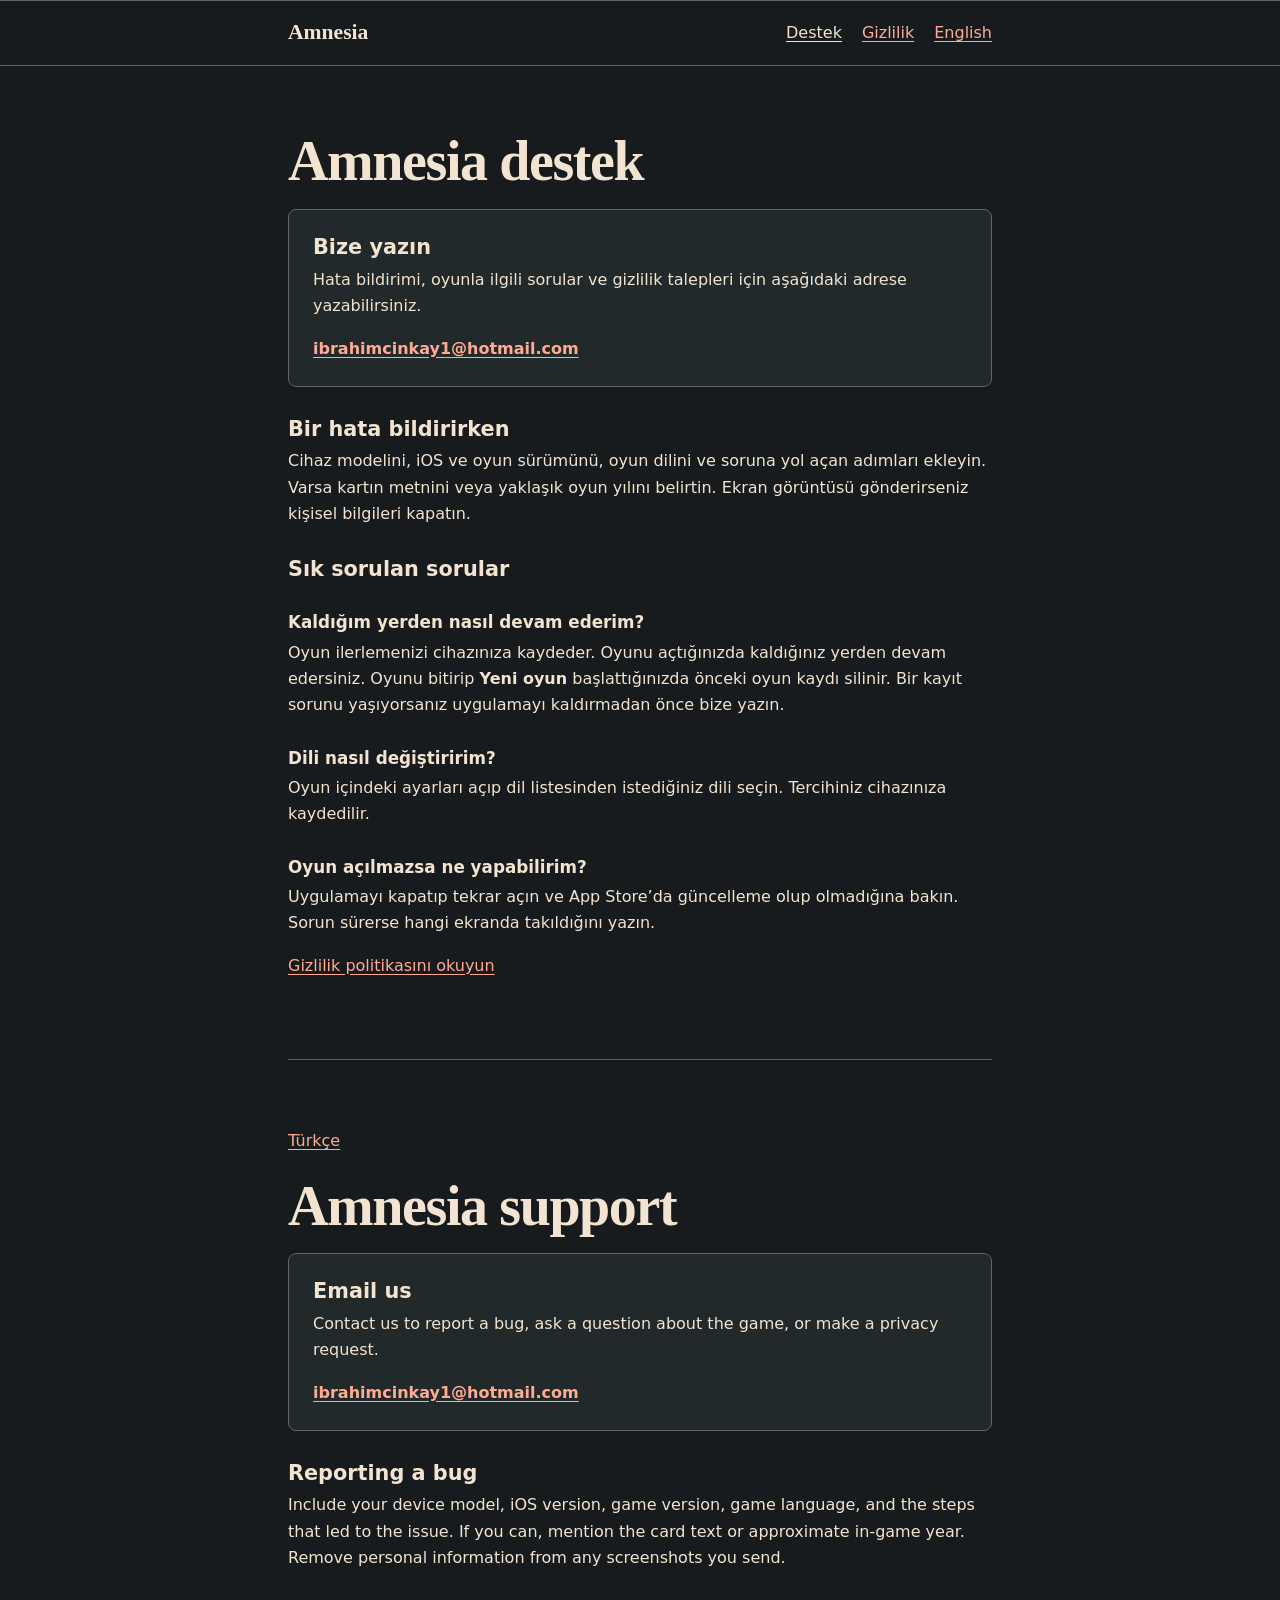
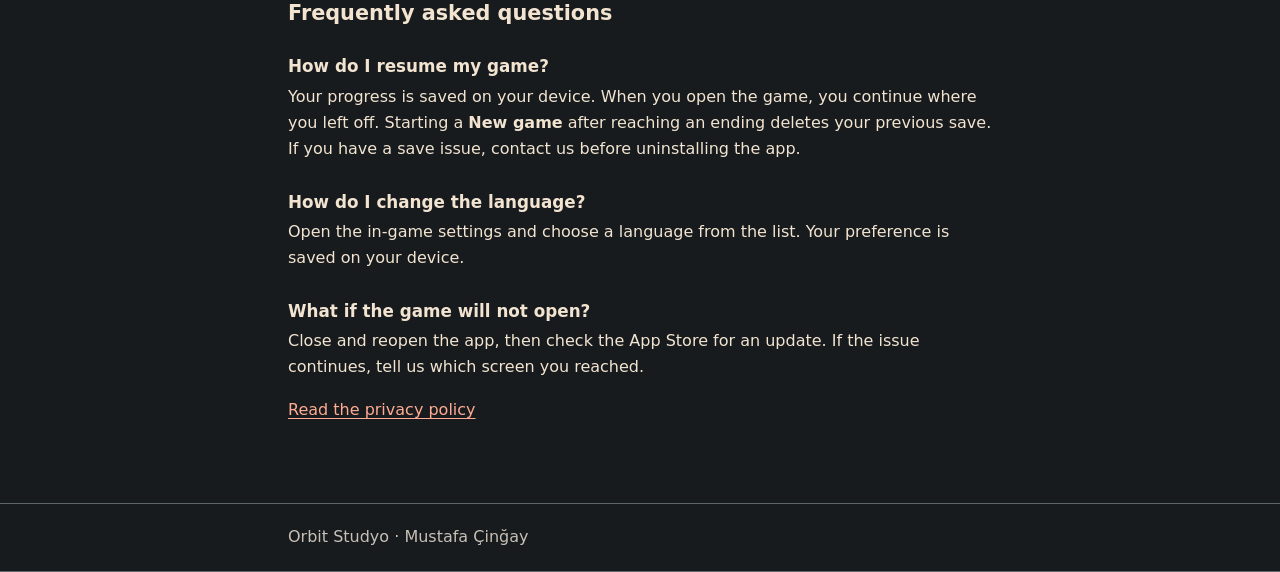
<file: index.html>
<!doctype html>
<html lang="tr">
<head>
  <meta charset="utf-8">
  <meta name="viewport" content="width=device-width, initial-scale=1">
  <meta name="description" content="Amnesia için yardım, hata bildirimi ve destek iletişimi.">
  <title>Amnesia Destek | Orbit Studyo</title>
  <link rel="stylesheet" href="stil.css">
</head>
<body>
  <header class="site-header">
    <div class="wrapper header-content">
      <span class="wordmark">Amnesia</span>
      <nav aria-label="Sayfalar / Pages">
        <a href="index.html" aria-current="page">Destek</a>
        <a href="gizlilik.html">Gizlilik</a>
        <a href="#en" lang="en">English</a>
      </nav>
    </div>
  </header>
  <main class="wrapper">
    <article id="tr" aria-labelledby="destek-baslik">
      <h1 id="destek-baslik">Amnesia destek</h1>
      <section class="contact" id="iletisim" aria-labelledby="iletisim-baslik">
        <h2 id="iletisim-baslik">Bize yazın</h2>
        <p>Hata bildirimi, oyunla ilgili sorular ve gizlilik talepleri için aşağıdaki adrese yazabilirsiniz.</p>
        <a class="email" href="mailto:ibrahimcinkay1@hotmail.com?subject=Amnesia%20Destek">ibrahimcinkay1@hotmail.com</a>
      </section>
      <h2>Bir hata bildirirken</h2>
      <p>Cihaz modelini, iOS ve oyun sürümünü, oyun dilini ve soruna yol açan adımları ekleyin. Varsa kartın metnini veya yaklaşık oyun yılını belirtin. Ekran görüntüsü gönderirseniz kişisel bilgileri kapatın.</p>
      <h2>Sık sorulan sorular</h2>
      <h3>Kaldığım yerden nasıl devam ederim?</h3>
      <p>Oyun ilerlemenizi cihazınıza kaydeder. Oyunu açtığınızda kaldığınız yerden devam edersiniz. Oyunu bitirip <strong>Yeni oyun</strong> başlattığınızda önceki oyun kaydı silinir. Bir kayıt sorunu yaşıyorsanız uygulamayı kaldırmadan önce bize yazın.</p>
      <h3>Dili nasıl değiştiririm?</h3>
      <p>Oyun içindeki ayarları açıp dil listesinden istediğiniz dili seçin. Tercihiniz cihazınıza kaydedilir.</p>
      <h3>Oyun açılmazsa ne yapabilirim?</h3>
      <p>Uygulamayı kapatıp tekrar açın ve App Store’da güncelleme olup olmadığına bakın. Sorun sürerse hangi ekranda takıldığını yazın.</p>
      <p><a href="gizlilik.html">Gizlilik politikasını okuyun</a></p>
    </article>

    <article id="en" lang="en" aria-labelledby="support-heading">
      <div class="language-bar"><p lang="tr"><a href="#tr">Türkçe</a></p></div>
      <h2 class="page-title" id="support-heading">Amnesia support</h2>
      <section class="contact" id="contact" aria-labelledby="contact-heading">
        <h3 id="contact-heading">Email us</h3>
        <p>Contact us to report a bug, ask a question about the game, or make a privacy request.</p>
        <a class="email" href="mailto:ibrahimcinkay1@hotmail.com?subject=Amnesia%20Support">ibrahimcinkay1@hotmail.com</a>
      </section>
      <h3>Reporting a bug</h3>
      <p>Include your device model, iOS version, game version, game language, and the steps that led to the issue. If you can, mention the card text or approximate in-game year. Remove personal information from any screenshots you send.</p>
      <h3>Frequently asked questions</h3>
      <h4>How do I resume my game?</h4>
      <p>Your progress is saved on your device. When you open the game, you continue where you left off. Starting a <strong>New game</strong> after reaching an ending deletes your previous save. If you have a save issue, contact us before uninstalling the app.</p>
      <h4>How do I change the language?</h4>
      <p>Open the in-game settings and choose a language from the list. Your preference is saved on your device.</p>
      <h4>What if the game will not open?</h4>
      <p>Close and reopen the app, then check the App Store for an update. If the issue continues, tell us which screen you reached.</p>
      <p><a href="gizlilik.html#en">Read the privacy policy</a></p>
    </article>
  </main>
  <footer class="site-footer">
    <div class="wrapper">
      <p>Orbit Studyo · Mustafa Çinğay</p>
    </div>
  </footer>
</body>
</html>
</file>
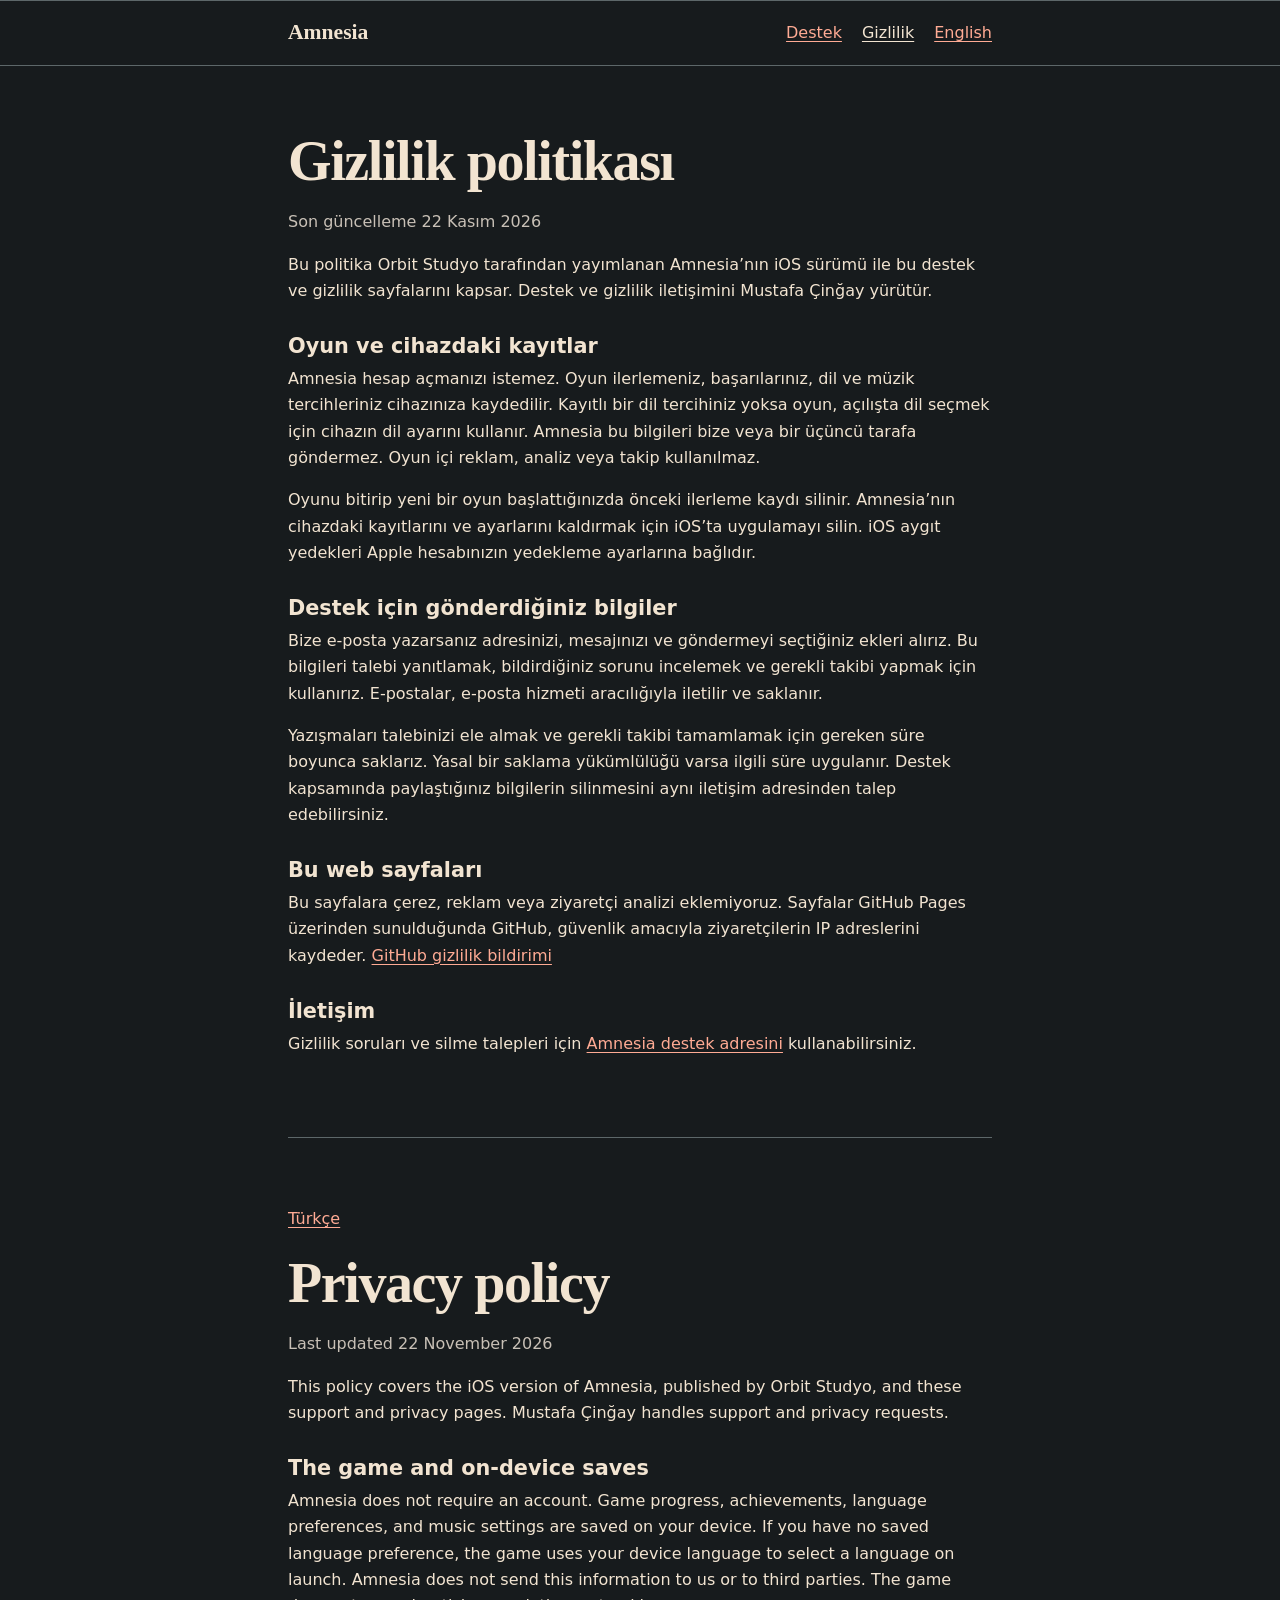
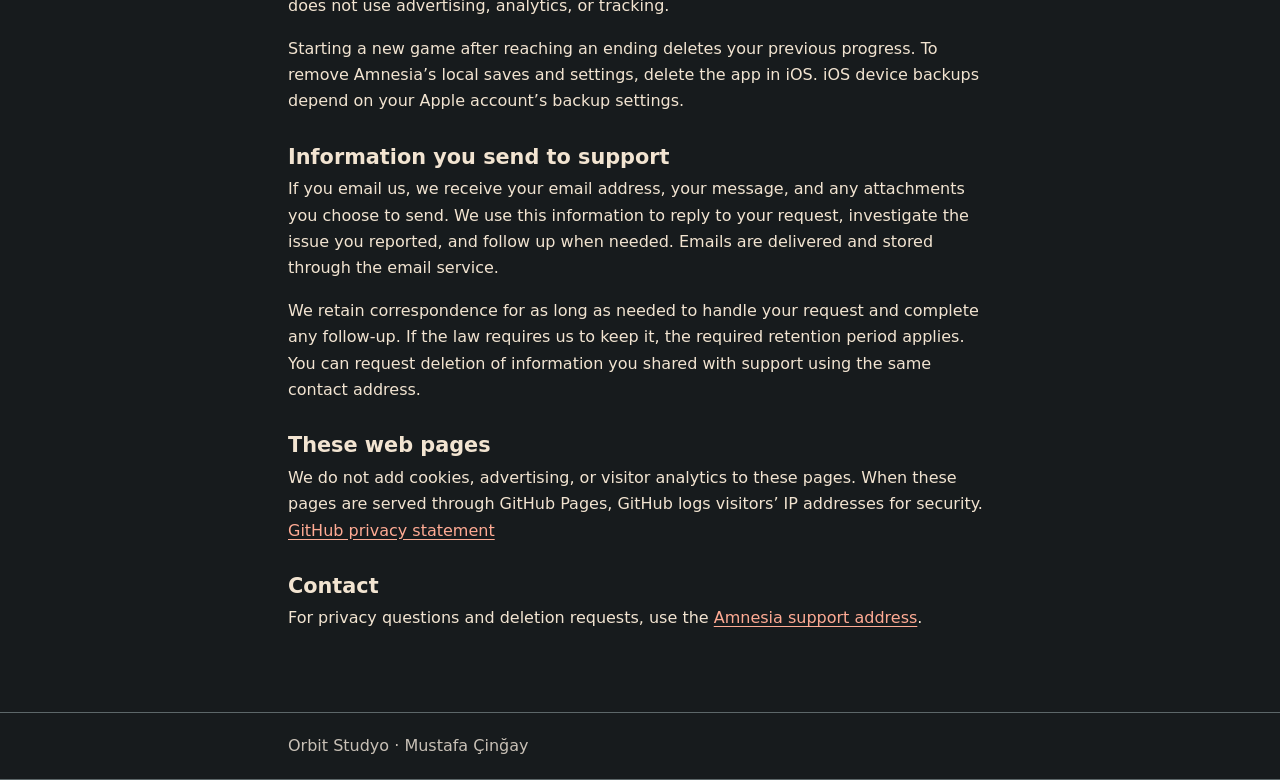
<file: gizlilik.html>
<!doctype html>
<html lang="tr">
<head>
  <meta charset="utf-8">
  <meta name="viewport" content="width=device-width, initial-scale=1">
  <meta name="description" content="Amnesia’nın iOS sürümü için gizlilik politikası.">
  <title>Amnesia Gizlilik Politikası | Orbit Studyo</title>
  <link rel="stylesheet" href="stil.css">
</head>
<body>
  <header class="site-header">
    <div class="wrapper header-content">
      <span class="wordmark">Amnesia</span>
      <nav aria-label="Sayfalar / Pages">
        <a href="index.html">Destek</a>
        <a href="gizlilik.html" aria-current="page">Gizlilik</a>
        <a href="#en" lang="en">English</a>
      </nav>
    </div>
  </header>
  <main class="wrapper">
    <article id="tr" aria-labelledby="gizlilik-baslik">
      <h1 id="gizlilik-baslik">Gizlilik politikası</h1>
      <p class="updated">Son güncelleme <time datetime="2026-11-22">22 Kasım 2026</time></p>
      <p>Bu politika Orbit Studyo tarafından yayımlanan Amnesia’nın iOS sürümü ile bu destek ve gizlilik sayfalarını kapsar. Destek ve gizlilik iletişimini Mustafa Çinğay yürütür.</p>

      <h2>Oyun ve cihazdaki kayıtlar</h2>
      <p>Amnesia hesap açmanızı istemez. Oyun ilerlemeniz, başarılarınız, dil ve müzik tercihleriniz cihazınıza kaydedilir. Kayıtlı bir dil tercihiniz yoksa oyun, açılışta dil seçmek için cihazın dil ayarını kullanır. Amnesia bu bilgileri bize veya bir üçüncü tarafa göndermez. Oyun içi reklam, analiz veya takip kullanılmaz.</p>
      <p>Oyunu bitirip yeni bir oyun başlattığınızda önceki ilerleme kaydı silinir. Amnesia’nın cihazdaki kayıtlarını ve ayarlarını kaldırmak için iOS’ta uygulamayı silin. iOS aygıt yedekleri Apple hesabınızın yedekleme ayarlarına bağlıdır.</p>

      <h2>Destek için gönderdiğiniz bilgiler</h2>
      <p>Bize e-posta yazarsanız adresinizi, mesajınızı ve göndermeyi seçtiğiniz ekleri alırız. Bu bilgileri talebi yanıtlamak, bildirdiğiniz sorunu incelemek ve gerekli takibi yapmak için kullanırız. E-postalar, e-posta hizmeti aracılığıyla iletilir ve saklanır.</p>
      <p>Yazışmaları talebinizi ele almak ve gerekli takibi tamamlamak için gereken süre boyunca saklarız. Yasal bir saklama yükümlülüğü varsa ilgili süre uygulanır. Destek kapsamında paylaştığınız bilgilerin silinmesini aynı iletişim adresinden talep edebilirsiniz.</p>

      <h2>Bu web sayfaları</h2>
      <p>Bu sayfalara çerez, reklam veya ziyaretçi analizi eklemiyoruz. Sayfalar GitHub Pages üzerinden sunulduğunda GitHub, güvenlik amacıyla ziyaretçilerin IP adreslerini kaydeder. <a href="https://docs.github.com/en/site-policy/privacy-policies/github-general-privacy-statement">GitHub gizlilik bildirimi</a></p>

      <h2>İletişim</h2>
      <p>Gizlilik soruları ve silme talepleri için <a href="index.html#iletisim">Amnesia destek adresini</a> kullanabilirsiniz.</p>
    </article>

    <article id="en" lang="en" aria-labelledby="privacy-heading">
      <div class="language-bar"><p lang="tr"><a href="#tr">Türkçe</a></p></div>
      <h2 class="page-title" id="privacy-heading">Privacy policy</h2>
      <p class="updated">Last updated <time datetime="2026-11-22">22 November 2026</time></p>
      <p>This policy covers the iOS version of Amnesia, published by Orbit Studyo, and these support and privacy pages. Mustafa Çinğay handles support and privacy requests.</p>

      <h3>The game and on-device saves</h3>
      <p>Amnesia does not require an account. Game progress, achievements, language preferences, and music settings are saved on your device. If you have no saved language preference, the game uses your device language to select a language on launch. Amnesia does not send this information to us or to third parties. The game does not use advertising, analytics, or tracking.</p>
      <p>Starting a new game after reaching an ending deletes your previous progress. To remove Amnesia’s local saves and settings, delete the app in iOS. iOS device backups depend on your Apple account’s backup settings.</p>

      <h3>Information you send to support</h3>
      <p>If you email us, we receive your email address, your message, and any attachments you choose to send. We use this information to reply to your request, investigate the issue you reported, and follow up when needed. Emails are delivered and stored through the email service.</p>
      <p>We retain correspondence for as long as needed to handle your request and complete any follow-up. If the law requires us to keep it, the required retention period applies. You can request deletion of information you shared with support using the same contact address.</p>

      <h3>These web pages</h3>
      <p>We do not add cookies, advertising, or visitor analytics to these pages. When these pages are served through GitHub Pages, GitHub logs visitors’ IP addresses for security. <a href="https://docs.github.com/en/site-policy/privacy-policies/github-general-privacy-statement">GitHub privacy statement</a></p>

      <h3>Contact</h3>
      <p>For privacy questions and deletion requests, use the <a href="index.html#contact">Amnesia support address</a>.</p>
    </article>
  </main>
  <footer class="site-footer">
    <div class="wrapper">
      <p>Orbit Studyo · Mustafa Çinğay</p>
    </div>
  </footer>
</body>
</html>
</file>
<file: stil.css>
:root {
  color-scheme: dark;
  --background: #171b1d;
  --surface: #22292b;
  --text: #f2e4d1;
  --muted: #c8c0b6;
  --accent: #ffab94;
  --line: #5d6769;
  font-family: system-ui, sans-serif;
  line-height: 1.65;
}

body {
  margin: 0;
  background: var(--background);
  color: var(--text);
}

.wrapper {
  box-sizing: border-box;
  width: min(100%, 48rem);
  margin: 0 auto;
  padding-inline: clamp(1rem, 4vw, 2rem);
}

.site-header,
.site-footer {
  border-block: 1px solid var(--line);
}

.header-content,
.site-header nav,
.language-bar {
  display: flex;
  flex-wrap: wrap;
  align-items: center;
  gap: 0.5rem 1.25rem;
}

.header-content {
  justify-content: space-between;
  padding-block: 0.9rem;
}

.wordmark {
  font-family: Georgia, serif;
  font-size: 1.35rem;
  font-weight: 700;
}

.site-header a,
.language-bar a {
  display: inline-block;
  padding-block: 0.25rem;
}

.site-header a[aria-current] {
  color: var(--text);
}

article {
  padding-block: clamp(2rem, 7vw, 4rem);
}

article + article {
  border-top: 1px solid var(--line);
}

h1,
.page-title {
  margin: 0 0 1rem;
  font-family: Georgia, serif;
  font-size: clamp(2.2rem, 7vw, 3.5rem);
  line-height: 1.12;
  letter-spacing: -0.025em;
}

h2,
h3,
h4 {
  margin: 1.8rem 0 0.35rem;
  line-height: 1.3;
}

h2,
article[lang="en"] > h3,
.contact h3 {
  font-size: 1.3rem;
}

h3,
h4 {
  font-size: 1.05rem;
}

p {
  margin: 0 0 1rem;
}

a {
  color: var(--accent);
  text-underline-offset: 0.2em;
}

a:focus-visible {
  outline: 2px solid var(--accent);
  outline-offset: 4px;
}

.contact {
  padding: clamp(1rem, 4vw, 1.5rem);
  background: var(--surface);
  border: 1px solid var(--line);
  border-radius: 0.5rem;
}

.contact h2,
.contact h3 {
  margin-top: 0;
}

.email {
  font-weight: 700;
  overflow-wrap: anywhere;
}

.updated,
.site-footer {
  color: var(--muted);
}

.site-footer p {
  margin: 0;
  padding-block: 1.25rem;
}
</file>
